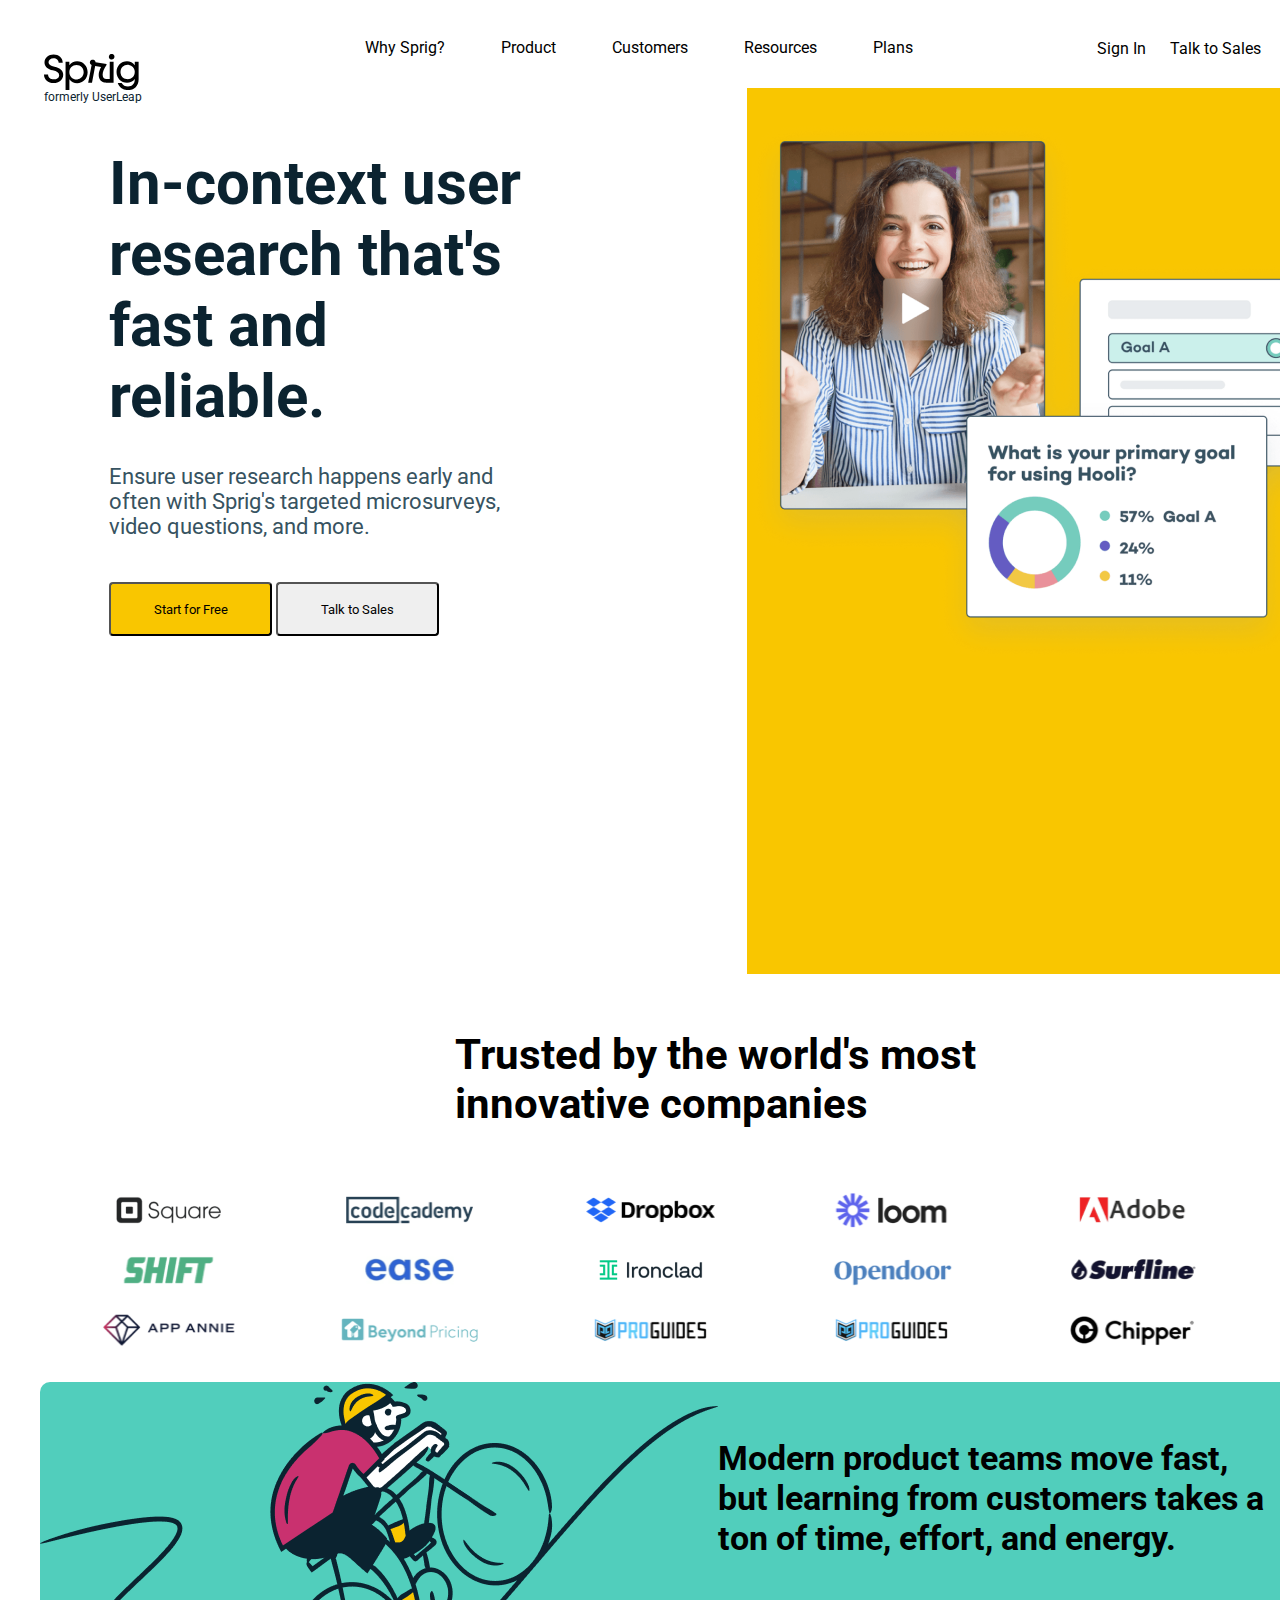
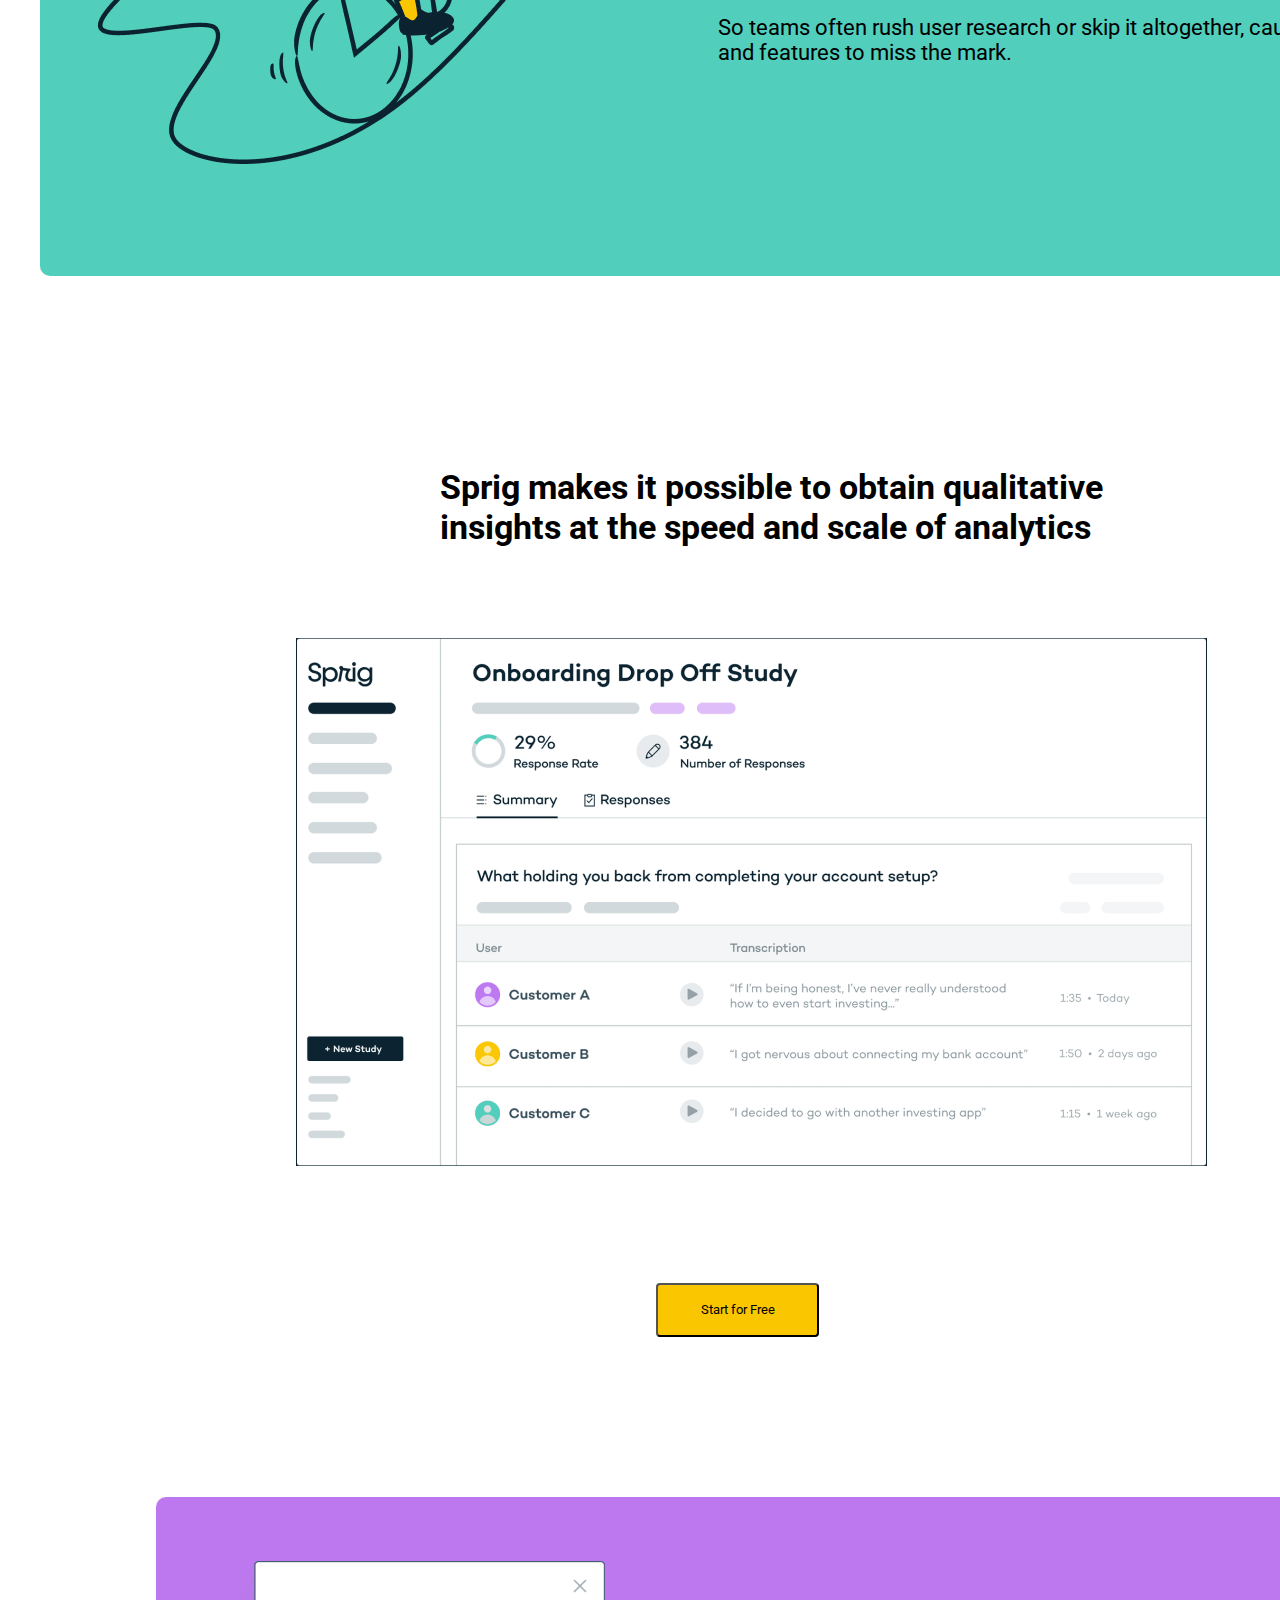
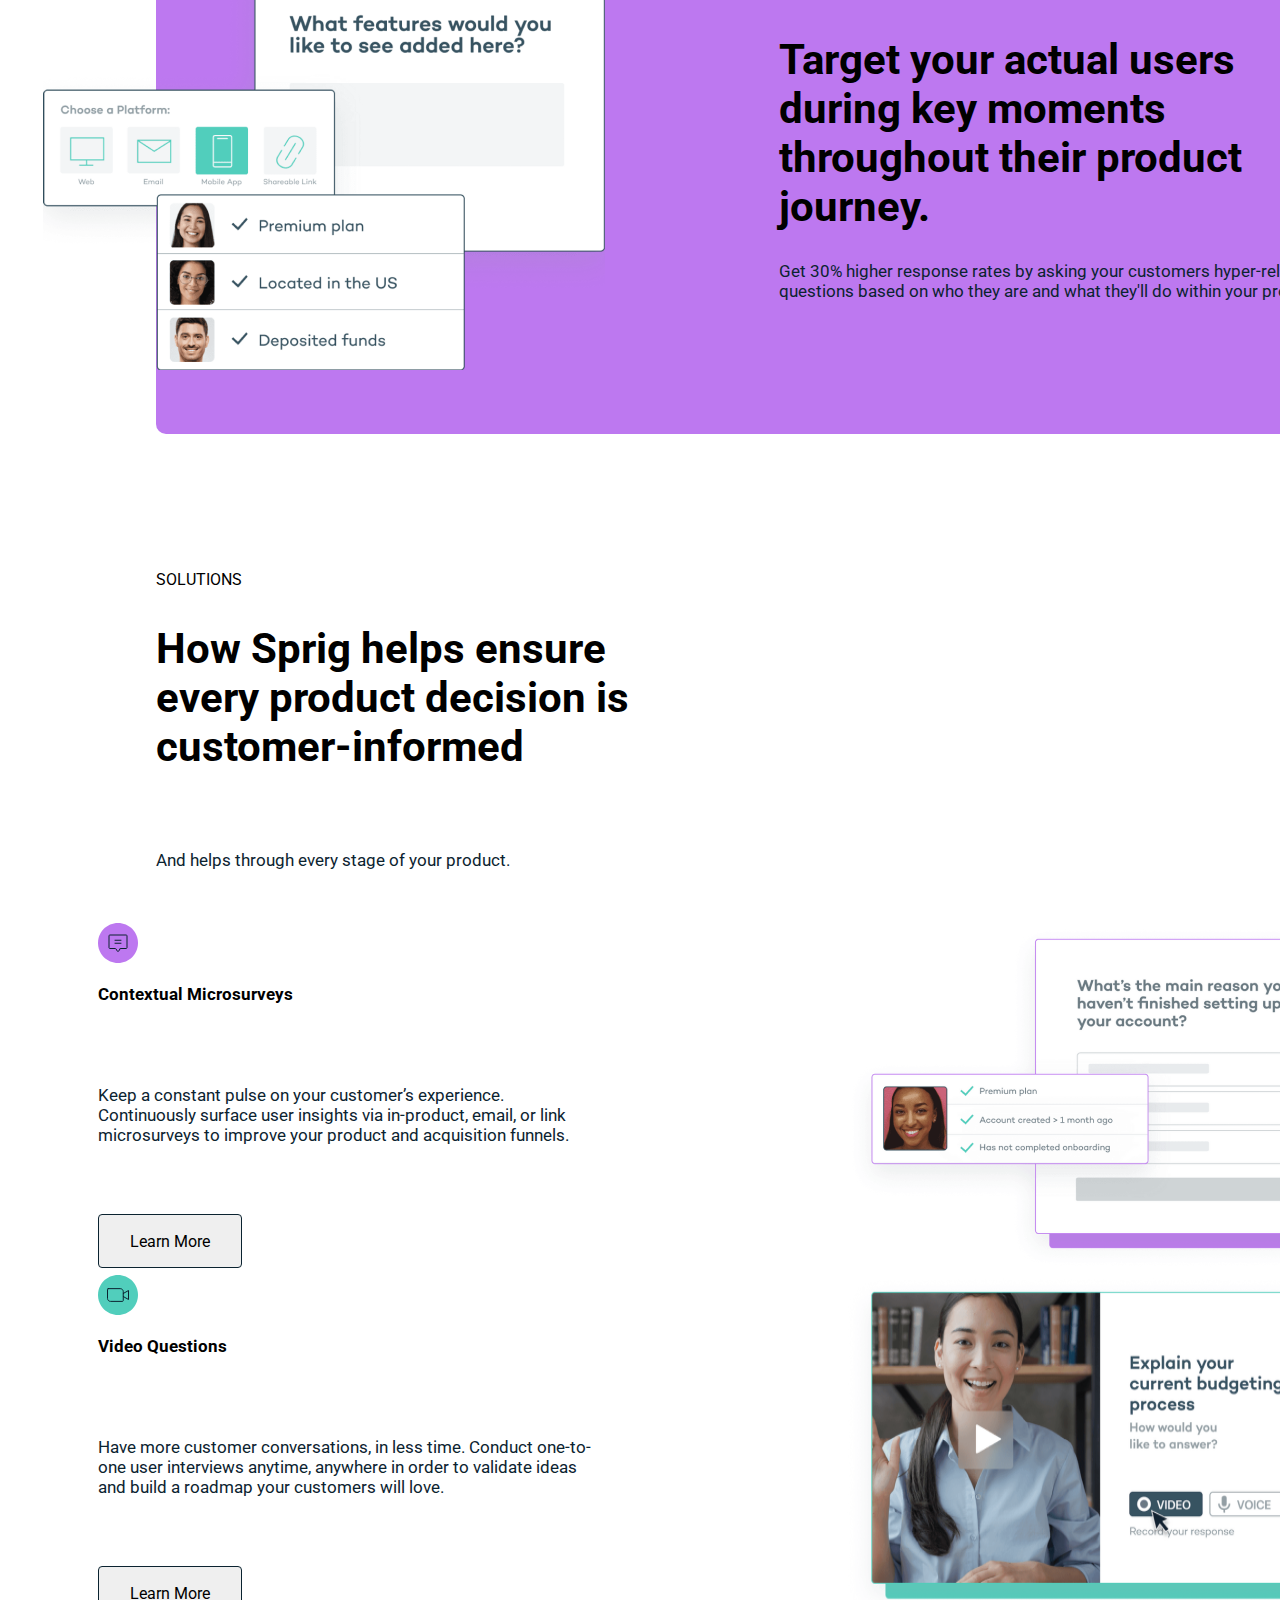
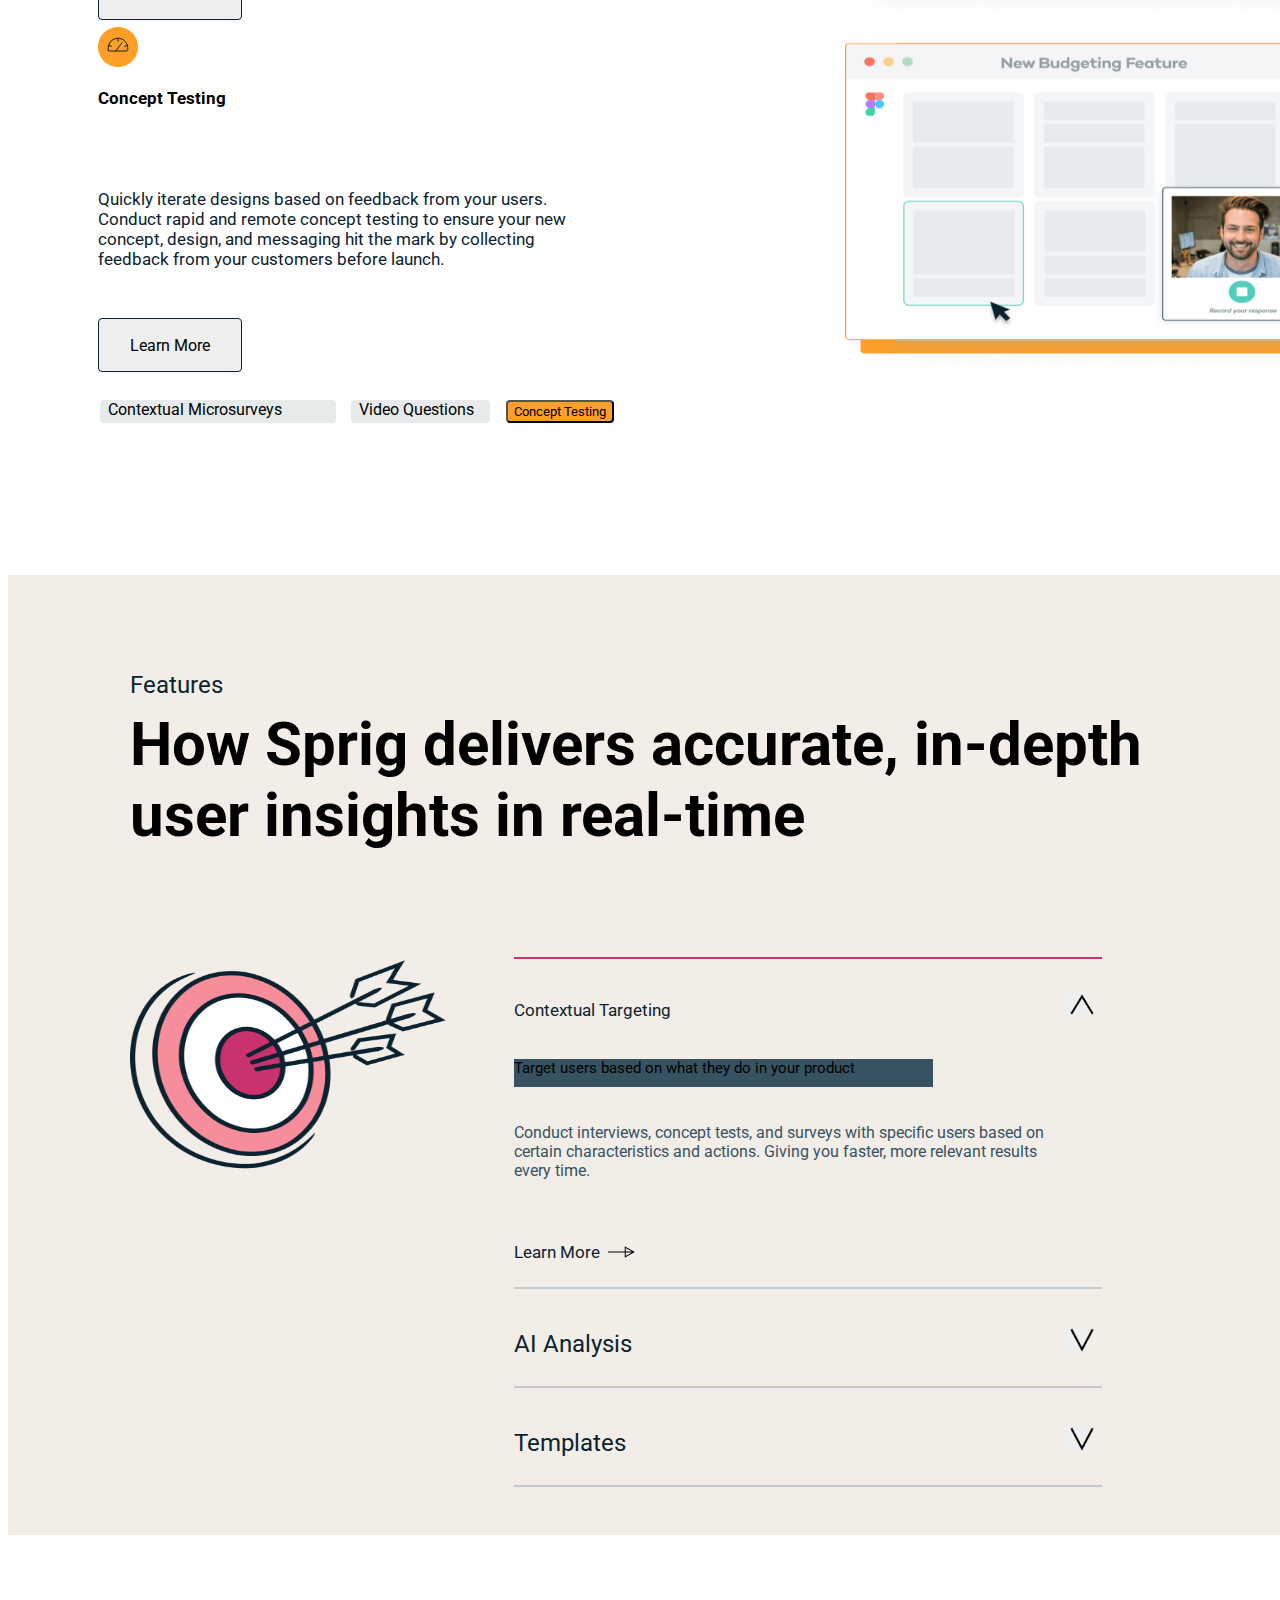
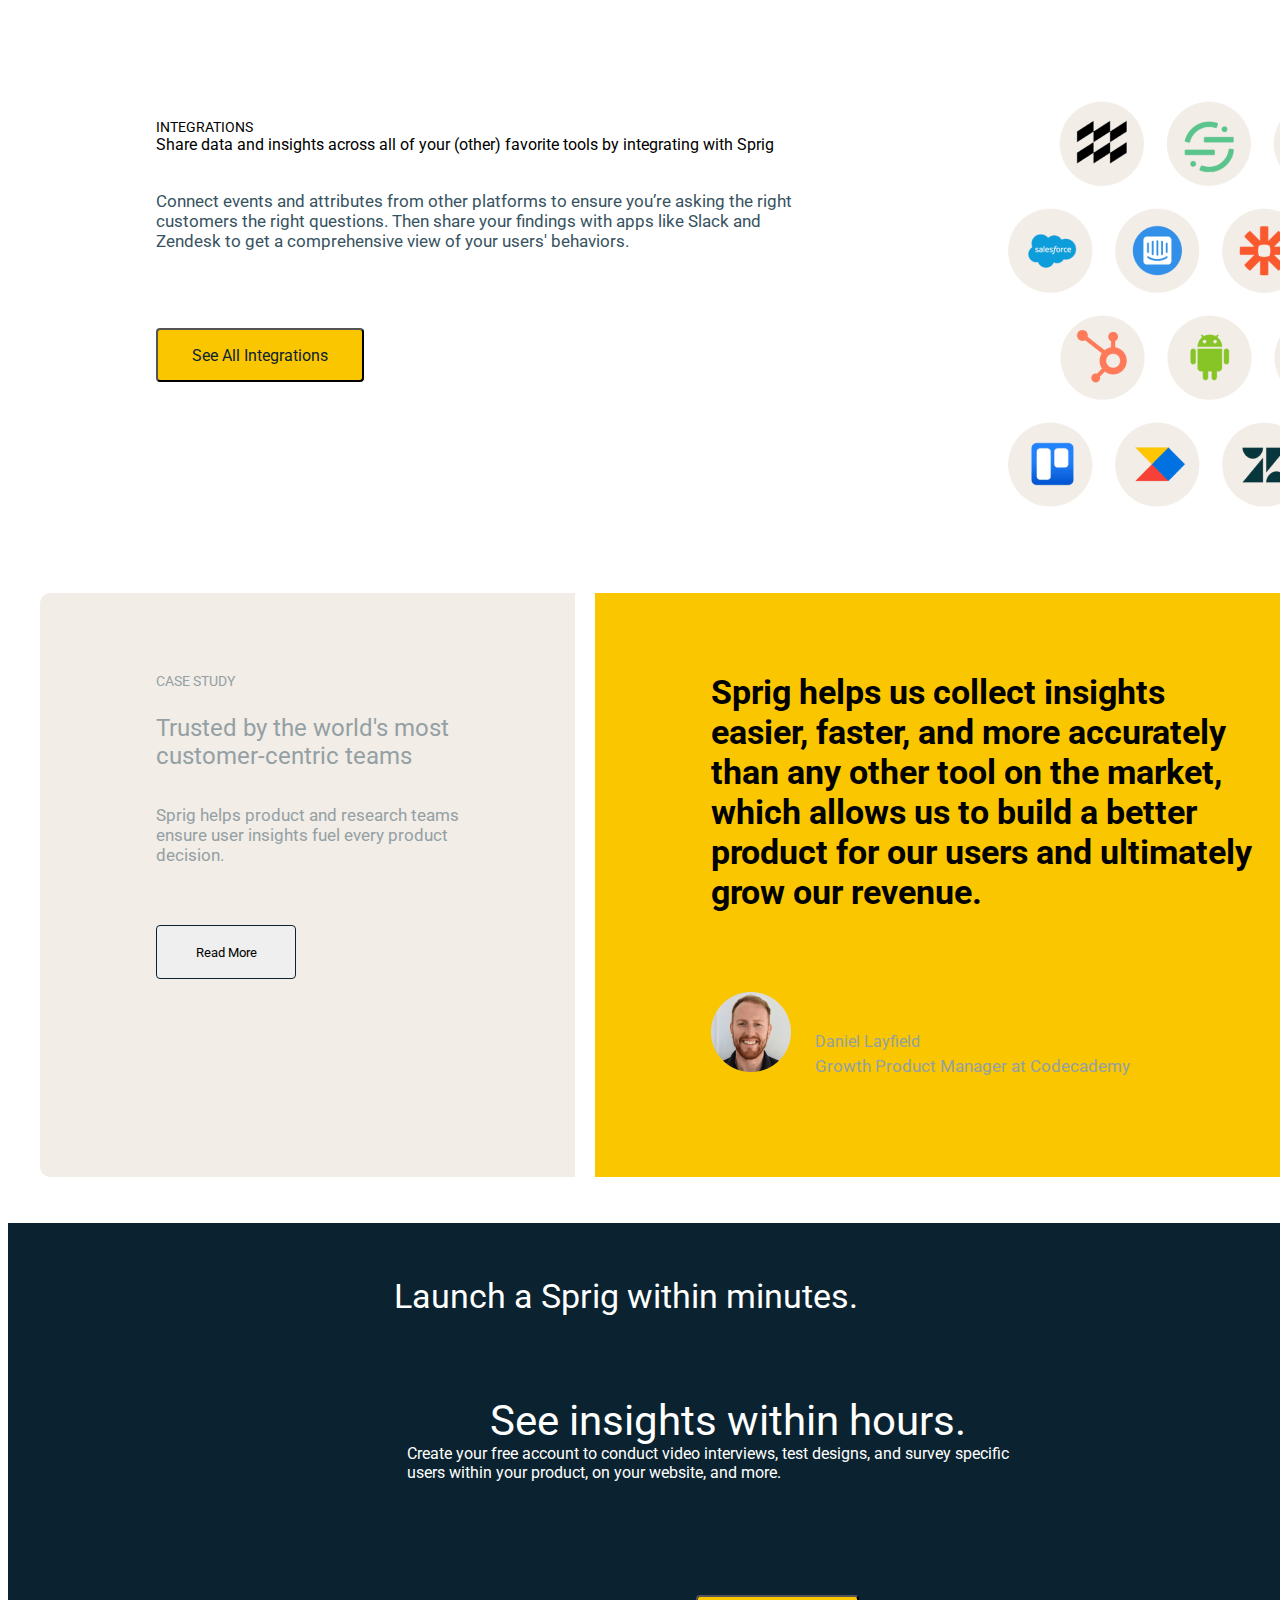
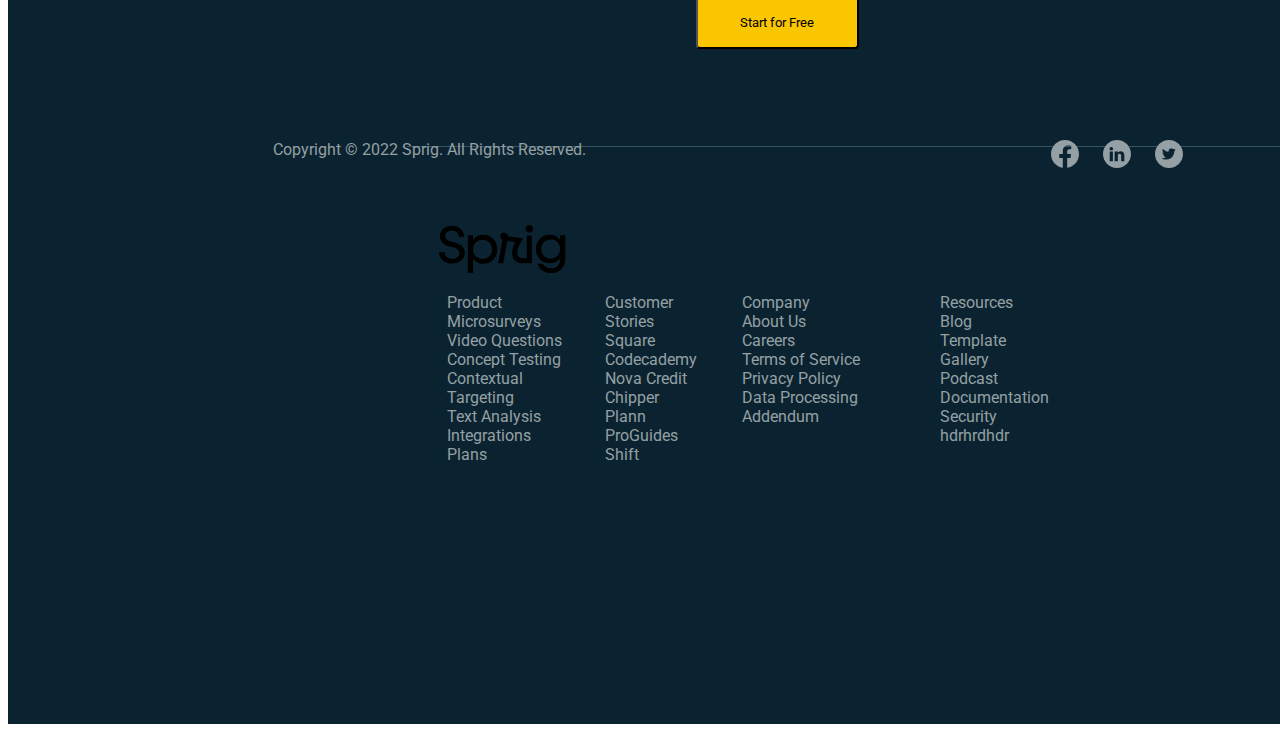
<file: verstka/index.html>
<!doctype html>
<html lang="en">
<head>
    <meta charset="UTF-8">
    <meta name="viewport"
          content="width=device-width, user-scalable=no, initial-scale=1.0, maximum-scale=1.0, minimum-scale=1.0">
    <meta http-equiv="X-UA-Compatible" content="ie=edge">
    <title>Spring</title>
    <link rel="preconnect" href="https://fonts.googleapis.com">
    <link rel="preconnect" href="https://fonts.gstatic.com" crossorigin>
    <link href="https://fonts.googleapis.com/css2?family=Roboto:wght@100&display=swap" rel="stylesheet">
  <link rel="stylesheet" href="style.css">
</head>
<body>
    <header class="header">
            <div class="top_bar">
                <nav class="spring">
                    <div class="logo"><img src="images/Vector.svg" alt="logo"></div>
                    <p class="top">formerly UserLeap</p>
                </nav>
                <ul class="navi">
                    <li class="nav_menu_item"><a href="#">Why Sprig?</a></li>
                    <li class="nav_menu_item"><a href="#">Product</a></li>
                    <li class="nav_menu_item"><a href="#">Customers</a></li>
                    <li class="nav_menu_item"><a href="#">Resources</a></li>
                    <li class="nav_menu_item"><a href="#">Plans</a></li>
                </ul>
                <div class="navi_btn">
                    <div class="sing">Sign In</div>
                    <div class="talk">Talk to Sales</div>
                    <div class="btn nav">Start for Free</div>
                </div>
            </div>
    </header>
    <div class="main">
        <div class="main_txt">
            <h3 class="main_txt_hd">In-context user research that's fast and reliable.</h3>
            <p class="txt">Ensure user research happens early and often with Sprig's targeted microsurveys, video questions, and more.</p>
            <button class="btn start">Start for Free</button>
            <button class="btn talk">Talk to Sales</button>
        </div>
        <div class="main_img">
            <div class="main_img_front">
                <img class="img_front" src="images/IMAGE.png" alt="total">
            </div>
        </div>
    </div>
    <div class="main_company">
        <h4>Trusted by the world's most innovative companies</h4>
        <div class="main_logo">
            <img class="img_logo" src="images/square.png" alt="logo">
            <img class="img_logo" src="images/academy.png" alt="logo">
            <img class="img_logo" src="images/dropbox.png" alt="logo">
            <img class="img_logo" src="images/loom.png" alt="logo">
            <img class="img_logo" src="images/adobe.png" alt="logo">
            <img class="img_logo" src="images/shift.png" alt="logo">
            <img class="img_logo" src="images/ease.png" alt="logo">
            <img class="img_logo" src="images/ironclad.png" alt="logo">
            <img class="img_logo" src="images/opendoor.png" alt="logo">
            <img class="img_logo" src="images/surfline.png" alt="logo">
            <img class="img_logo" src="images/app.png" alt="logo">
            <img class="img_logo" src="images/beyond.png" alt="logo">
            <img class="img_logo" src="images/guides.png" alt="logo">
            <img class="img_logo" src="images/invoice.png" alt="logo">
            <img class="img_logo" src="images/chipper.png" alt="logo">
        </div>
    </div>
    <div class="items_center">
        <div >
            <img class="img_center"
                 src="images/biker.png"
                 alt="illustration of a biker">
        </div>
        <div class="txt_center">
            <h5>Modern product teams move fast, but learning from customers takes a ton of time,
                effort, and energy.
            </h5>
            <span>
                So teams often rush user research or skip it altogether,
                causing products and features to miss the mark.
            </span>
        </div>
    </div>
    <div class="text_navi">
        <h3 class="txt_navi">Sprig makes it possible to obtain qualitative insights at the speed and scale of analytics</h3>
        <img class="oneboarding"  src="images/oneboarding.png" alt="oneboarding drop off study">
        <button class="btn start secondary">Start for Free</button>
    </div>
    <div class="pattern">
        <div>
            <img class="img_pattern" src="images/img_pattern.png" alt="Survey">
        </div>
        <div class="txt_pattern">
            <div>
                <h2>Target your actual users during key moments throughout their product journey.</h2>
            </div>
            <div>
                <p>Get 30% higher response rates by asking your customers hyper-relevant questions based 
                    on who they are and what they'll do within your product.
                </p>
            </div>
        </div>
    </div>
    <div class="txt_pat">
        <div class="">SOLUTIONS</div>
        <div class="">
            <h2>How Sprig helps ensure every product decision is customer-informed</h2>
        </div>
        <div class="">
            <p>And helps through every stage of your product.</p>
        </div>
    </div>
    <div class="person">
<!--        <div>-->
            <div>
                <div class="icon">
                    <img class="person_icon" src="images/Frame%20(1).svg" alt="icon">
                </div>
                <div class="txt_person">
                    <h3 class="head_person">Contextual Microsurveys</h3>
                    <p class="person_item">Keep a constant pulse on your customer’s experience. Continuously surface user insights via in-product,
                        email, or link microsurveys to improve your product and acquisition funnels.
                    </p>
                    <button class="btn_person">Learn More</button>
                </div>
            </div>
            <div>
                <img class="img_person" src="images/person_1.png" alt="person">
            </div>
        <div>
            <div class="icon">
                <img class="person_icon" src="images/Frame%20(2).svg" alt="icon">
            </div>
            <div class="txt_person">
                <h3 class="head_person">Video Questions</h3>
                <p class="person_item">Have more customer conversations, in less time. Conduct one-to-one user interviews anytime,
                    anywhere in order to validate ideas and build a roadmap your customers will love.
                </p>
                <button class="btn_person">Learn More</button>
            </div>
        </div>
        <div>
            <img class="img_person" src="images/person_2.png" alt="person">
        </div>
        <div>
            <div class="icon">
                <img class="person_icon" src="images/Frame%20(3).svg" alt="icon">
            </div>
            <div class="txt_person">
                <h3 class="head_person">Concept Testing</h3>
                <p class="person_item">Quickly iterate designs based on feedback from your users. Conduct rapid and remote concept testing to ensure your new concept,
                    design, and messaging hit the mark by collecting feedback from your customers before launch.
                </p>
                <button class="btn_person">Learn More</button>
            </div>
        </div>
        <div>
            <img class="img_person" src="images/video_img.png" alt="person">
        </div>

<!--        </div>-->
        <div></div>
        <div></div>
    </div>
    <div class="fotter_person">
        <div class="itm_person" w-228>Contextual Microsurveys</div>
        <div class="itm_person_vd">Video Questions</div>
        <button class="btn_conc">Concept Testing</button>
    </div>
    <div class="block_target">
        <div class="block_top">Features</div>
        <h3 class="block_head">
            How Sprig delivers accurate, in-depth user insights in real-time
        </h3>
    <div class="block_headen">
        <div class="block_image">
            <img class="target_img" src="images/target.png" alt="target">
        </div>
        <div class="block_txt">
            <div class="line"></div>
            <div class="blk_hd">
                <p>Contextual Targeting</p>
                <button class="butt">
                    <img class="butt" src="images/Vector%20Top.png" alt="button">
                </button>
            </div>
            <div class="blk_targ">Target users based on what they do in your product</div>
            <div class="blk_p">Conduct interviews, concept tests, and surveys with specific users based on certain characteristics and actions.
                Giving you faster, more relevant results every time.
            </div>
            <div class="learn">
                <p class="learn_txt">Learn More</p>
                <img class="arrow"src="images/arrow.png" alt="arrow">
            </div>
            <div class="line_gray"></div>
            <div class="analys">
                <p class="analys_txt">AI Analysis</p>
                <button class="butt">
                    <img class="butt" src="images/Vector.png" alt="button">
                </button>
            </div>
            <div class="line_gray"></div>
            <div class="temp">
                <p class="temp_txt">Templates</p>
                <button class="butt">
                    <img class="butt" src="images/Vector.png" alt="button">
                </button>
            </div>
            <div class="line_gray"></div>
        </div>
    </div>
    </div>
    <div class="fotter_tools">
        <div class="footer_navi">
            <div class="fotter_top">INTEGRATIONS</div>
            <div class="footer_hd">Share data and insights across all of your (other)
                favorite tools by integrating with Sprig
            </div>
            <p class="fotter_p">Connect events and attributes from other platforms to ensure you’re asking the right customers the right questions.
                Then share your findings with apps like Slack and Zendesk to get a comprehensive view of your users' behaviors.
            </p>
            <button class="footer_btn">See All Integrations</button>
        </div>
        <div class="footer_img">
            <img src="images/icon%20firm.png" alt="icon firm">
        </div>
    </div>
    <div class="footer_end">
        <div class="sprig_end">
            <div class="study">CASE STUDY</div>
            <div class="teams">Trusted by the world's most customer-centric teams</div>
            <div class="spring_txt">Sprig helps product and research teams ensure user insights
                fuel every product decision.
            </div>
            <button class="spr_btn">Read More</button>
        </div>
        <div class="mmb_spring">
            <div class="blk_txt">
<!--                <img class="shadow" src="images/66%20spring.svg">-->
                <h3 class="spring_help">Sprig helps us collect insights easier, faster, and more accurately than any other tool on the market,
                    which allows us to build a better product for our users and ultimately grow our revenue.
                </h3>
            </div>
            <div class="manager">
                <img src="images/manager.png" alt="manager spring">
                <div>
                    <div class="name">Daniel Layfield</div>
                    <div class="position">Growth Product Manager at Codecademy</div>
                </div>
            </div>
        </div>
    </div>
<div class="footer">
    <div class="footer_top">Launch a Sprig within minutes.</div>
    <div class="footer_hd_end">See insights within hours.</div>
    <div class="footer_par">
        Create your free account to conduct video interviews,
            test designs, and survey specific users within your product, on your website, and more.
        <button class="btn start secondary">Start for Free</button>
        <div class="footer_line"></div>
        <div>
            <img class="logo_end" src="images/Vector.svg" alt="logo Spring">

        </div>
        <div class="list">
            <ul id="Product">Product
                <li>Microsurveys</li>
                <li>Video Questions</li>
                <li>Concept Testing</li>
                <li>Contextual Targeting</li>
                <li>Text Analysis</li>
                <li>Integrations</li>
                <li>Plans</li>
            </ul>
            <ul class="Customer Stories">Customer Stories
                <li>Square</li>
                <li>Codecademy</li>
                <li>Nova Credit</li>
                <li>Chipper</li>
                <li>Plann</li>
                <li>ProGuides</li>
                <li>Shift</li>
            </ul>
            <ul class="Company">Company
                <li>About Us</li>
                <li>Careers</li>
                <li>Terms of Service</li>
                <li>Privacy Policy</li>
                <li>Data Processing Addendum</li>
            </ul>
            <ul class="Resources">Resources
                <li>Blog</li>
                <li>Template Gallery</li>
                <li>Podcast</li>
                <li>Documentation</li>
                <li>Security hdrhrdhdr</li>
            </ul>
        </div>
    </div>
    <div class="footer_end">Copyright © 2022 Sprig. All Rights Reserved.
        <div class="social_logo">
            <div class="FB">
                <img src="images/Facebook.svg" alt="logo Facebook">
            </div>
            <div class="LK">
                <img src="images/linkidn.svg" alt="logo linkidn">
            </div>
            <div class="TW">
                <img src="images/twiter.svg" alt="logo twiter">
            </div>
        </div>
    </div>

</div>
</body>

</html>
</file>
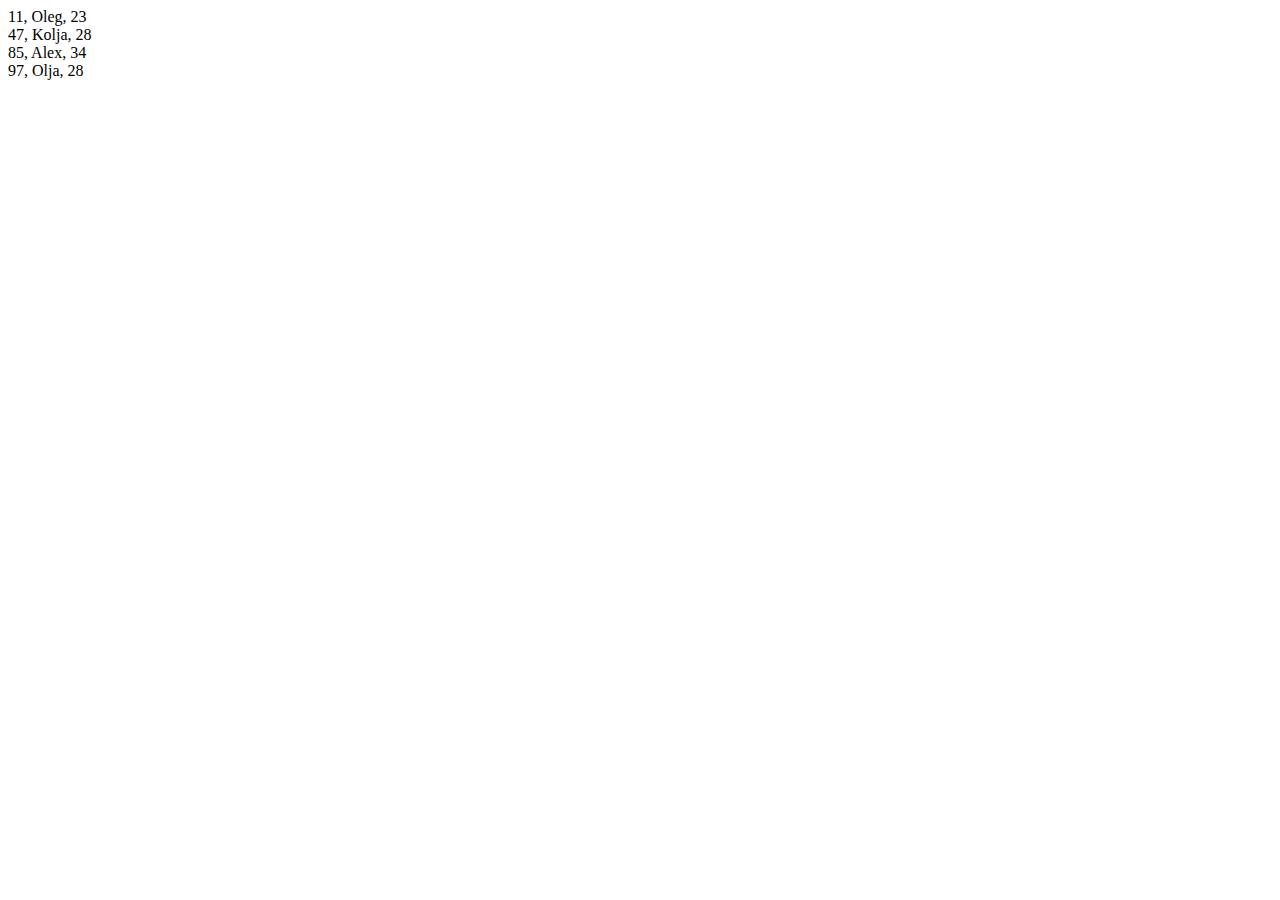
<file: JS/JS4.html>
<!doctype html>
<html lang="en">
<head>
    <meta charset="UTF-8">
    <meta name="viewport"
          content="width=device-width, user-scalable=no, initial-scale=1.0, maximum-scale=1.0, minimum-scale=1.0">
    <meta http-equiv="X-UA-Compatible" content="ie=edge">
    <title>Document</title>
</head>
<body>
<script>
    // - створити функцію яка обчислює та повертає площу прямокутника зі сторонами а і б
    // function calc(a,b) {
    //     let res = a * b;
    //     return res;
    // }
    // let result = calc (5, 4)
    // console.log(result);

    // - створити функцію яка обчислює та повертає площу кола з радіусом r
    // function calc(a, b, c) {
    //     let res = a * b * c;
    //     return res;
    // }
    //  let result = calc (2, 3.14, 3);
    // console.log(result);
    // - створити функцію яка обчислює та повертає площу циліндру висотою h, та радіутом r
    //
    // - створити функцію яка приймає масив та виводить кожен його елемент
    // function arg() {
    //     for (const argument of arguments) {
    //         console.log(argument);
    //     }
    // }
    // arg (10, 20, 30);

    // - створити функцію яка створює параграф з текстом. Текст задати через аргумент
    // function createPar (a) {
    //     document.write('<p>${a}</p>');
    // }
    // document.write('New text');
    // - створити функцію яка створює ul з трьома елементами li. Текст li задати через аргумент всім однаковий
    // function listCreate(a, b, c) {
    //     document.write(`<ul>`);
    //     document.write(`<li>${a}</li>`);
    //     document.write(`<li>${b}</li>`);
    //     document.write(`<li>${c}</li>`);
    //     document.write(`</ul>`);
    // }
    // listCreate('item', 'item', 'item');
    // - створити функцію яка створює ul з трьома елементами li.
    // Текст li задати через аргумент всім однаковий.
    // Кількість li визначається другим аргументом, який є числовим (тут використовувати цикл)
    // function listCreator(size) {
    //     document.write(`<ul>`);
    //     for (let i = 0; i < size; i++) {
    //         document.write(`<li>${i + 1}</li>`);
    //     }
    //     document.write(`</ul>`);
    // }
    // listCreator(3);
    // - створити функцію яка приймає масив примітивних елементів (числа,стрінги,булеві), та будує для них список
    // function listCreator(a, b, c) {
    //     document.write(`<ul>`);
    //     for (let i = 0; i < listCreator.length; i++) {
    //         document.write(`<li>${a}</li>`);
    //         document.write(`<li>${b}</li>`);
    //         document.write(`<li>${c}</li>`);
    //     }
    //     document.write(`</ul>`);
    // }
    // listCreator(3, false, 'hello');

    // - створити функцію яка приймає масив об'єктів з наступними полями id,name,age ,
    // та виводить їх в документ. Для кожного об'єкту окремий блок.
    let users = [
        { id: 11, name: 'Oleg', age: 23},
        { id: 47, name: 'Kolja', age: 28},
        { id: 85, name: 'Alex', age: 34},
        { id: 97, name: 'Olja', age: 28}
    ]
    function arrMens(array) {
        for (const usersElement of array)
            document.write(`<div> ${usersElement.id}, ${usersElement.name}, ${usersElement.age} </div>`)
    }
    arrMens(users)
</script>

</body>
</html>
</file>
<file: verstka/style.css>
* {
    font-family: 'Roboto', sans-serif;
}
body {
    width: 1440px;
}
.header {
    /*max-width: 1150px;*/
    /*display: flex;*/
    margin: 0;
    padding: 0;
}
.spring {
    width: 96px;
    height: 36px;
    margin-left: 36px;
    margin-top: 16px;
}
.logo, p{
    width: 95px;
    height: 36px;
    margin-top: 16px;
}
.top{
    font-size: 12px;
    margin-top: 0;
}
.top_bar {
    height: 80px;
    display: flex;
    align-items: center;
    justify-content: space-between;
}
.navi {
    display: flex;
    align-items: center;
    column-gap: 56px;
}
.navi_btn {
    display: flex;
    align-items: center;
    column-gap: 24px;
}
.nav_menu_item a{
    width: 89px;
    font-size: 16px;
    line-height: 24px;
    color: black;
    text-decoration: none;
}
.btn {
    width: 163px;
    height: 54px;
}
.start {
    background: #F9C600;
    border-radius: 4px;
}
.talk {
    border-radius: 4px;
}
.nav {
    color: white;
    background: #0B2330;
    display: flex;
    align-items: center;
    justify-content: center;
}
.main_txt_hd {
    font-size: 60px;
    width: 436px;
    height: 256px;
    color: #0B2330;
}
.txt {
    width: 436px;
    height: 96px;
    font-size: 22px;
    color: #375361;
}
.main {
    display: flex;
    justify-content: space-around;
}
.main_img_front {
    width: 608px;
    height: 541px;
    margin-top: 33px;
}
.main_img {
    height: 886px;
    width: 600px;
    background: #F9C600;
}
.main_company {
    display: flex;
    justify-content: center;
    align-items: center;
    flex-wrap: wrap;
    flex-direction: column;
}
h4 {
    width: 547px;
    height: 96px;
    font-size: 42px;
    display: flex;
    justify-content: center;
}
.main_logo {
    /*width: 822px;*/
    height: 200px;
}
.items_center {
    display: flex;
    background: #51CEBC;
    border-radius: 10px;
    margin-left: 32px;
    margin-right: 32px;
}
.img_logo {
    width: 153px;
    height: 56px;
    margin-left: 84px;
}
.img_center {
    height: 382px;
    width: 678px;
}
.txt_center {
    height: 494px;
    width: 1376px;
}
h5  {
    width: 557px;
    height: 120px;
    font-size: 34px;
}
span {
    width: 533px;
    height: 64px;
    font-size: 22px;
}
.txt_navi {
    width: 711px;
    height: 80px;
    font-size: 34px;
    margin-left: 30%;
    margin-top: 191px;
}
.oneboarding {
    width: 911px;
    height: 528px;
    margin-left: 20%;
    margin-top: 57px;
}
.secondary {
    margin-left: 45%;
    margin-top: 113px;
}
.pattern {
    width: 1260px;
    height: 537px;
    background: #BD78F0;
    border-radius: 10px;
    margin-top: 160px;
    display: flex;
    justify-content: space-around;
    /*position: absolute;*/
    /*left: 148px;*/
    margin-left: 148px;
}
.img_pattern {
    height: 409px;
    width: 562px;
    /*position: absolute;*/
    /*left:-195px;*/
    /*top: 64px;*/
    margin-top: 64px;
    margin-left: -200px;
}
.txt_pattern {
    margin-top: 103px;
}
h2  {
    height: 192px;
    width: 485px;
    font-size: 42px;
}
p   {
    height: 56px;
    width: 550px;
    font-size: 17px;
    color: #0B2330;
}
.txt_pat {
    margin-top: 136px;
    margin-left: 148px;
}
.person {
    width: 1440px;
    display: flex;
    /* align-content: center; */
    justify-content: center;
    flex-wrap: wrap;
}
.txt_person {
    font-size: 34px;
}
.person_item {
    height: 112px;
    width: 506px;
    font-size: 17px;
}
.btn_person {
    height: 54px;
    width: 144px;
    border-radius: 4px;
    font-size: 16px;
    border: 1px solid #0B2330;
    color: #000000;
}
.img_person {
    height: 348px;
    width: 513px;
    margin-left: 241px;
}
.head_person {
    width: 484px;
    height: 84px;
    font-size: 17px;
}
.itm_person{
    width: 228px;
    height: 23px;
    /*width: 131px;*/
    border-radius: 4px;
    background: #E7EAEB;
    padding-left: 8px;
}
.itm_person_vd{
    width: 131px;
    height: 23px;
    /*width: 131px;*/
    border-radius: 4px;
    background: #E7EAEB;
    padding-left: 8px;
}
.fotter_person {
    display: flex;
    justify-content: space-around;
    width: 530px;
    margin-left: 84px;
    margin-top: 21px;
}
.block_headen {
    display: flex;
}
.block_target {
    width: 1440px;
    height: 960px;
    background: #F2EDE7;
    margin-top: 152px;
}
.block_top {
    font-size: 24px;
    color: #0B2330;
    margin-left: 122px;
    padding-top: 96px;
}
.block_head {
    height: 128px;
    width: 1064px;
    font-size: 60px;
    /*margin-top: 10px;*/
    margin: 10px 0 0 122px;
    /*padding-top: 10px;*/
}
.target_img {
    width: 384px;
    height: 320px;
    margin: 122px 0 0 122px;
}
.block_txt  {
    height: 484px;
    width: 588px;
    /*padding: 388px 0 0 730px;*/
}
.line {
    width: 588px;
    height: 2px;
    background: #C9316F;
    /*margin: 730px 0 0 370px;*/
    margin-top: 120px;
}
.blk_hd {
    margin-top: 25px;
    display: flex;
    height: 50px;
    align-items: baseline;
    margin-bottom: 22px;
}
.blk_targ {
    height: 28px;
    width: 419px;
    font-size: 15px;
    background: #375361;
    margin-top: 25px;
}
.blk_p {
    height: 84px;
    width: 563px;
    color: #375361;
    margin-top: 36px;
}
.learn {
    display: flex;
    align-items: baseline;
}
.learn_txt {
    height: 28px;
    width: 86px;
    color: #0B2330;
    margin-top: 35px;
    margin-right: 8px;
}
.arrow {
    width: 28px;
    height: 12px;
}
.line_gray {
    width: 588px;
    height: 2px;
    background: #C3CACD;
}
.analys{
    margin-top: 25px;
    display: flex;
    height: 50px;
    align-items: baseline;
    margin-bottom: 22px;
}
.analys_txt {
    font-size: 24px;
}
.temp_txt {
    font-size: 24px;
    height: 32px;
    width: 550px;
}
.butt {
    border: none;
    height: 24px;
    width: 24px;
}
.temp {
    margin-top: 25px;
    display: flex;
    height: 50px;
    align-items: baseline;
    margin-bottom: 22px;
}
.fotter_tools {
    width: 1440px;
    height: 418px;
    display: flex;
    justify-content: space-between;
    margin-left: 148px;
}
.footer {
    margin-top: 46px;
}
.footer_navi {
    margin-top: 184px;
}
/*.fotter_top {*/
/*    */
/*}*/
.fotter_top{
    font-size: 14px;
}
.footer_top {
    width: 669px;
    height: 120px;
    margin-top: 15px;
    font-size: 34px;
    margin-top: 53px;
    color:#FFFFFF;
}
.footer_hd_end {
    /*width: 503px;*/
    height: 48px;
    font-size: 42px;
    color: #FFFFFF;
}
.footer_par {
    width: 642px;
    height:56px;
    color: #FFFFFF;
}
.footer_text {
    width: 642px;
    height: 56px;
    color: #FFFFFF;
}
.fotter_p {
    width: 667px;
    height: 84px;
    font-size: 17px;
    color: #375361;
    margin-top: 37px;
}
.footer_btn {
    width: 208px;
    height: 54px;
    background: #F9C600;
    border-radius: 4px;
    font-size: 16px;
    color: #0B2330;
    margin-top: 36px;
}

.footer_img {
    width: 512px;
    height: 418px;
    margin-right: 76px;
    margin-top: 160px;
}
.footer_end {
    height: 584px;
    width: 1376px;
    display: flex;
    margin-top: 240px;
}
.btn_conc {
    background: #FE9F28;
    border-radius: 4px;
}

.sprig_end {
    width: 582px;
    height: 584px;
    border-radius: 10px 0px 0px 10px;
    /*margin-top: 240px;*/
    margin-left: 32px;
    background: #F2EDE7;
}
.mmb_spring {
    width: 1440px;
    height: 774px;
    background: #F2EDE7;
    /*border-radius: 4px;*/
    margin-left: 20px;
    border-radius: 0px 10px 10px 0px;
}
.study {
    font-size: 14px;
    width: 103px;
    height: 24px;
    margin-top: 80px;
    margin-left: 116px;

}
.teams {
    font-size: 24px;
    height: 64px;
    width: 314px;
    margin-top: 17px;
    margin-left: 116px;
}
.spring_txt {
    font-size: 17px;
    height: 84px;
    width: 325px;
    margin-top: 27px;
    margin-left: 116px;
}
.spr_btn {
    width: 140px;
    height: 54px;
    border: 1px solid #0B2330;
    border-radius: 4px;
    margin-top: 36px;
    margin-left: 116px;
}
.spring_help {
    height: 240px;
    width: 557px;
    font-size: 34px;
    color: #000000;
}
.mmb_spring {
    height: 584px;
    width: 794px;
    background: #F9C600;

}
.name {
    height: 24px;
    width: 117px;
    font-size: 16px;
    margin-top: 40px;
    margin-left: 24px;
}
.position {
    height: 28px;
    width: 340px;
    font-size: 17px;
    margin-left: 24px;
}
.spring_help {
    width: 557px;
    height: 240px;
    font-size: 34px;
    margin: 79px 116px 0 116px;
    background: #F9C600;
}
.manager {
    display: flex;
    width: 80px;
    height: 80px;
    margin-top: 80px;
    margin-left: 116px;

}
.footer {
    background: #0B2330;
    display: flex;
    /* justify-content: center; */
    /* align-items: center; */
    flex-direction: column;
    /* align-content: center; */
    align-items: center;
}
.footer_line {
    width: 1376px;
    height: 1px;
    background: #375361;
    margin-top: 97px;
}
.logo_end {
    width: 127px;
    height: 48px;
    margin-top: 78px;
    margin-left: 32px;
    color: #FFFFFF;
}
.Product {
    color: #94A0A4;
}
.social_logo {
    display: flex;
}
.FB {
    width: 28px;
    height: 28px;
}

.list {
    display: flex;
    justify-content: space-around;
    /*text-decoration: none;*/
}
ul {
    color: #94A0A4;
}
li {
    list-style-type: none;
}
.footer_end {
    display: flex;
    justify-content: space-around;
    color: #94A0A4;
}
.social_logo {
    column-gap: 24px;
}
</file>
